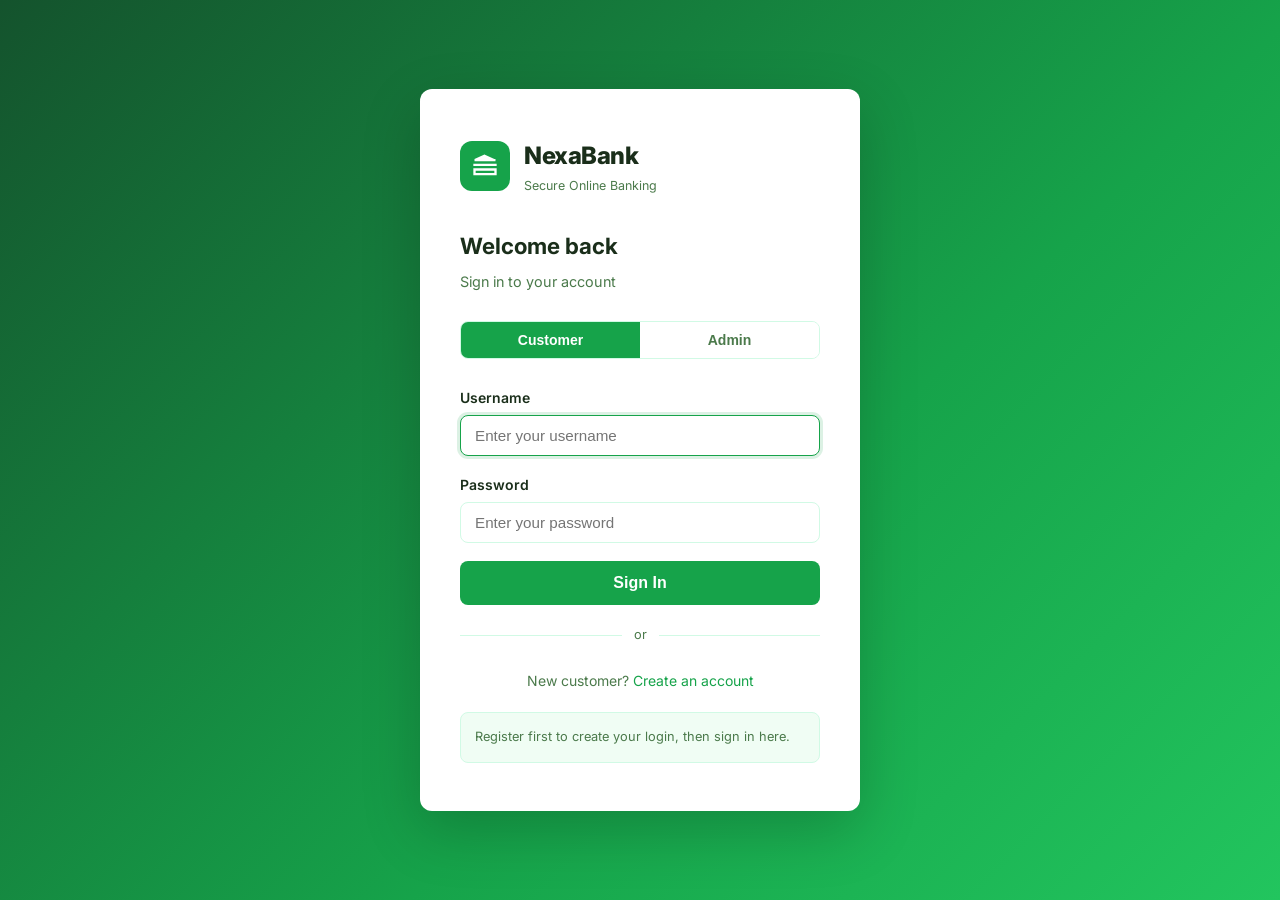
<file: src/main/resources/static/index.html>
<!DOCTYPE html>
<html lang="en">
<head>
  <meta charset="UTF-8">
  <meta name="viewport" content="width=device-width, initial-scale=1.0">
  <title>NexaBank — Sign In</title>
  <link rel="preconnect" href="https://fonts.googleapis.com">
  <link href="https://fonts.googleapis.com/css2?family=Inter:wght@400;500;600;700;800&display=swap" rel="stylesheet">
  <link rel="stylesheet" href="css/style.css">
</head>
<body>
<div class="auth-wrapper">
  <div class="auth-card">

    <div class="auth-logo">
      <div class="logo-mark">
        <svg viewBox="0 0 24 24"><path d="M2 10h20v2H2zm1-4h18v2H3zm-1 8h20v6H2v-6zm2 2v2h16v-2H4zm7-14l9 4H3l9-4z"/></svg>
      </div>
      <div>
        <h1>NexaBank</h1>
        <p>Secure Online Banking</p>
      </div>
    </div>

    <h2>Welcome back</h2>
    <p class="subtitle">Sign in to your account</p>

    <div class="role-tabs">
      <button class="role-tab active" id="tab-user"  onclick="setTab('user')">Customer</button>
      <button class="role-tab"        id="tab-admin" onclick="setTab('admin')">Admin</button>
    </div>

    <div class="alert alert-danger" id="err">
      <svg viewBox="0 0 20 20" style="width:16px;height:16px;fill:currentColor;flex-shrink:0;"><path fill-rule="evenodd" d="M8.257 3.099c.765-1.36 2.722-1.36 3.486 0l5.58 9.92c.75 1.334-.213 2.98-1.742 2.98H4.42c-1.53 0-2.493-1.646-1.743-2.98l5.58-9.92zM11 13a1 1 0 11-2 0 1 1 0 012 0zm-1-8a1 1 0 00-1 1v3a1 1 0 002 0V6a1 1 0 00-1-1z" clip-rule="evenodd"/></svg>
      <span id="err-msg"></span>
    </div>

    <form id="login-form">
      <div class="form-group">
        <label for="username">Username</label>
        <input type="text" id="username" placeholder="Enter your username" required autofocus>
      </div>
      <div class="form-group">
        <label for="password">Password</label>
        <input type="password" id="password" placeholder="Enter your password" required>
      </div>
      <button type="submit" class="btn btn-primary" id="login-btn">
        <span class="spinner" id="spin"></span>
        <span id="login-label">Sign In</span>
      </button>
    </form>

    <div class="divider">or</div>
    <div class="auth-footer">
      New customer? <a href="register.html">Create an account</a>
    </div>

    <div id="hint-user" class="hint-box">
      Register first to create your login, then sign in here.
    </div>
    <div id="hint-admin" class="hint-box" style="display:none;">
      <strong>Admin credentials:</strong><br>
      Username: <code>bankapp</code> &nbsp; Password: <code>changeit</code>
    </div>

  </div>
</div>

<script src="js/app.js"></script>
<script>
  redirectIfLoggedIn();

  function setTab(role) {
    document.getElementById('tab-user').classList.toggle('active',  role === 'user');
    document.getElementById('tab-admin').classList.toggle('active', role === 'admin');
    document.getElementById('hint-user').style.display  = role === 'user'  ? 'block' : 'none';
    document.getElementById('hint-admin').style.display = role === 'admin' ? 'block' : 'none';
    document.getElementById('err').classList.remove('show');
    document.getElementById('username').value = role === 'admin' ? 'bankapp'  : '';
    document.getElementById('password').value = role === 'admin' ? 'changeit' : '';
    document.getElementById('username').focus();
  }

  document.getElementById('login-form').addEventListener('submit', async function(e) {
    e.preventDefault();
    const username = document.getElementById('username').value.trim();
    const password = document.getElementById('password').value;
    const errBox   = document.getElementById('err');
    const btn      = document.getElementById('login-btn');
    const spin     = document.getElementById('spin');
    const label    = document.getElementById('login-label');

    errBox.classList.remove('show');
    btn.disabled = true; spin.classList.add('show'); label.textContent = 'Signing in...';

    saveAuth(username, password);
    try {
      const res = await apiFetch('/auth/me');
      if (res && res.ok) {
        const info = await res.json();
        sessionStorage.setItem('binfo', JSON.stringify(info));
        window.location.href = 'dashboard.html';
      } else {
        sessionStorage.clear();
        document.getElementById('err-msg').textContent = 'Incorrect username or password.';
        errBox.classList.add('show');
      }
    } catch(err) {
      sessionStorage.clear();
      document.getElementById('err-msg').textContent = 'Cannot reach server. Make sure the app is running.';
      errBox.classList.add('show');
    }

    btn.disabled = false; spin.classList.remove('show'); label.textContent = 'Sign In';
  });
</script>
</body>
</html>
</file>
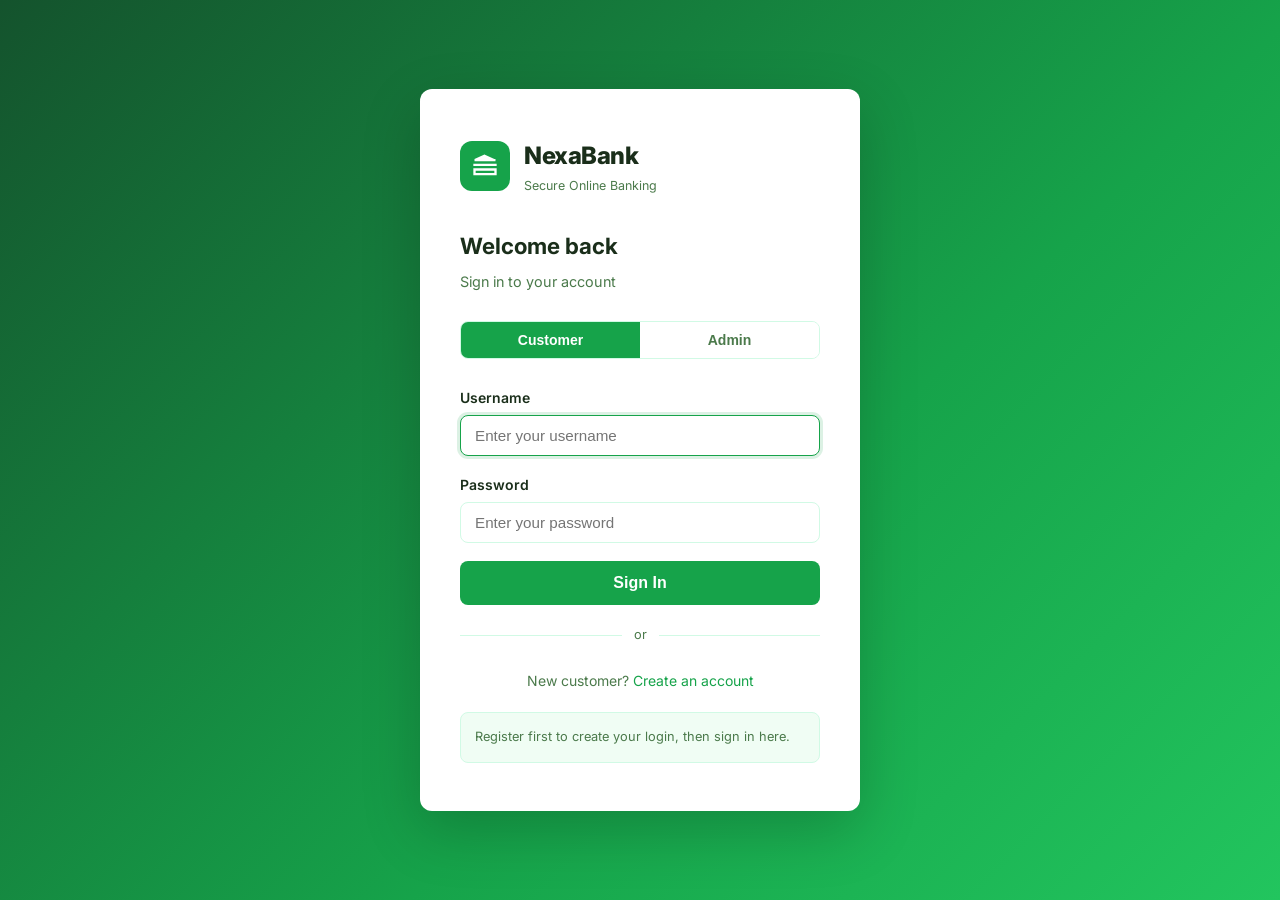
<file: src/main/resources/static/dashboard.html>
<!DOCTYPE html>
<html lang="en">
<head>
  <meta charset="UTF-8">
  <meta name="viewport" content="width=device-width, initial-scale=1.0">
  <title>NexaBank — Dashboard</title>
  <link rel="preconnect" href="https://fonts.googleapis.com">
  <link href="https://fonts.googleapis.com/css2?family=Inter:wght@400;500;600;700;800&display=swap" rel="stylesheet">
  <link rel="stylesheet" href="css/style.css">
</head>
<body>
<div class="app-shell">

  <!-- Sidebar -->
  <aside class="sidebar">
    <div class="sidebar-logo">
      <div class="logo-mark">
        <svg viewBox="0 0 24 24"><path d="M2 10h20v2H2zm1-4h18v2H3zm-1 8h20v6H2v-6zm2 2v2h16v-2H4zm7-14l9 4H3l9-4z"/></svg>
      </div>
      <div><h2>NexaBank</h2><p>Banking Portal</p></div>
    </div>

    <nav class="sidebar-nav">
      <div class="nav-section-title">Main</div>
      <button class="nav-item active" data-section="overview"  onclick="showSection('overview')">
        <span class="nav-icon"><svg viewBox="0 0 24 24"><path d="M3 13h8V3H3v10zm0 8h8v-6H3v6zm10 0h8V11h-8v10zm0-18v6h8V3h-8z"/></svg></span> Overview
      </button>
      <button class="nav-item" data-section="myaccount" onclick="showSection('myaccount')">
        <span class="nav-icon"><svg viewBox="0 0 24 24"><path d="M12 12c2.7 0 4.8-2.1 4.8-4.8S14.7 2.4 12 2.4 7.2 4.5 7.2 7.2 9.3 12 12 12zm0 2.4c-3.2 0-9.6 1.6-9.6 4.8v2.4h19.2v-2.4c0-3.2-6.4-4.8-9.6-4.8z"/></svg></span> My Account
      </button>

      <div class="nav-section-title" id="admin-nav-label" style="display:none">Admin</div>
      <button class="nav-item" data-section="customers" id="nav-customers" style="display:none" onclick="showSection('customers')">
        <span class="nav-icon"><svg viewBox="0 0 24 24"><path d="M16 11c1.66 0 2.99-1.34 2.99-3S17.66 5 16 5c-1.66 0-3 1.34-3 3s1.34 3 3 3zm-8 0c1.66 0 2.99-1.34 2.99-3S9.66 5 8 5C6.34 5 5 6.34 5 8s1.34 3 3 3zm0 2c-2.33 0-7 1.17-7 3.5V19h14v-2.5c0-2.33-4.67-3.5-7-3.5zm8 0c-.29 0-.62.02-.97.05 1.16.84 1.97 1.97 1.97 3.45V19h6v-2.5c0-2.33-4.67-3.5-7-3.5z"/></svg></span> All Customers
      </button>

      <div class="nav-section-title" style="margin-top:4px;">Banking</div>
      <button class="nav-item" data-section="accounts" onclick="showSection('accounts')">
        <span class="nav-icon"><svg viewBox="0 0 24 24"><path d="M20 4H4c-1.11 0-2 .89-2 2v12c0 1.11.89 2 2 2h16c1.11 0 2-.89 2-2V6c0-1.11-.89-2-2-2zm0 14H4v-6h16v6zm0-10H4V6h16v2z"/></svg></span> Accounts
      </button>
      <button class="nav-item" data-section="transfer" onclick="showSection('transfer')">
        <span class="nav-icon"><svg viewBox="0 0 24 24"><path d="M6.99 11L3 15l3.99 4v-3H14v-2H6.99v-3zM21 9l-3.99-4v3H10v2h7.01v3L21 9z"/></svg></span> Transfer Funds
      </button>
      <button class="nav-item" data-section="transactions" onclick="showSection('transactions')">
        <span class="nav-icon"><svg viewBox="0 0 24 24"><path d="M19 3H5c-1.1 0-2 .9-2 2v14c0 1.1.9 2 2 2h14c1.1 0 2-.9 2-2V5c0-1.1-.9-2-2-2zm-7 3c1.93 0 3.5 1.57 3.5 3.5S13.93 13 12 13s-3.5-1.57-3.5-3.5S10.07 6 12 6zm7 13H5v-.23c0-.62.28-1.2.76-1.58C7.47 15.82 9.64 15 12 15s4.53.82 6.24 2.19c.48.38.76.97.76 1.58V19z"/></svg></span> Transactions
      </button>
    </nav>

    <div class="sidebar-user">
      <div class="user-avatar" id="ua">?</div>
      <div class="user-info">
        <div class="user-name" id="un">Loading</div>
        <div class="user-role" id="ur">—</div>
      </div>
      <button class="logout-btn" onclick="logout()" title="Sign out">
        <svg viewBox="0 0 24 24"><path d="M17 7l-1.41 1.41L18.17 11H8v2h10.17l-2.58 2.58L17 17l5-5-5-5zM4 5h8V3H4c-1.1 0-2 .9-2 2v14c0 1.1.9 2 2 2h8v-2H4V5z"/></svg>
      </button>
    </div>
  </aside>

  <!-- Main -->
  <div class="main-content">
    <header class="topbar">
      <div class="topbar-title">
        <h2 id="topbar-title">Overview</h2>
        <p  id="topbar-sub">Welcome back! Here is your summary.</p>
      </div>
      <div>
        <button class="btn btn-primary btn-sm" id="btn-add-customer" style="display:none" onclick="openModal('modal-add-customer')">+ New Customer</button>
      </div>
    </header>

    <main class="page-content">

      <!-- OVERVIEW -->
      <div class="section active" id="section-overview">
        <div class="stats-grid">
          <div class="stat-card">
            <div class="stat-icon"><svg viewBox="0 0 24 24"><path d="M16 11c1.66 0 2.99-1.34 2.99-3S17.66 5 16 5c-1.66 0-3 1.34-3 3s1.34 3 3 3zm-8 0c1.66 0 2.99-1.34 2.99-3S9.66 5 8 5C6.34 5 5 6.34 5 8s1.34 3 3 3zm0 2c-2.33 0-7 1.17-7 3.5V19h14v-2.5c0-2.33-4.67-3.5-7-3.5zm8 0c-.29 0-.62.02-.97.05 1.16.84 1.97 1.97 1.97 3.45V19h6v-2.5c0-2.33-4.67-3.5-7-3.5z"/></svg></div>
            <div><div class="stat-label">Total Customers</div><div class="stat-value" id="st-cust">—</div></div>
          </div>
          <div class="stat-card">
            <div class="stat-icon"><svg viewBox="0 0 24 24"><path d="M11.8 10.9c-2.27-.59-3-1.2-3-2.15 0-1.09 1.01-1.85 2.7-1.85 1.78 0 2.44.85 2.5 2.1h2.21c-.07-1.72-1.12-3.3-3.21-3.81V3h-3v2.16c-1.94.42-3.5 1.68-3.5 3.61 0 2.31 1.91 3.46 4.7 4.13 2.5.6 3 1.48 3 2.41 0 .69-.49 1.79-2.7 1.79-2.06 0-2.87-.92-2.98-2.1h-2.2c.12 2.19 1.76 3.42 3.68 3.83V21h3v-2.15c1.95-.37 3.5-1.5 3.5-3.55 0-2.84-2.43-3.81-4.7-4.4z"/></svg></div>
            <div><div class="stat-label">My Customer No.</div><div class="stat-value" id="st-custno">—</div></div>
          </div>
          <div class="stat-card">
            <div class="stat-icon"><svg viewBox="0 0 24 24"><path d="M12 1L3 5v6c0 5.55 3.84 10.74 9 12 5.16-1.26 9-6.45 9-12V5l-9-4z"/></svg></div>
            <div><div class="stat-label">Role</div><div class="stat-value" id="st-role" style="font-size:1rem;">—</div></div>
          </div>
          <div class="stat-card">
            <div class="stat-icon"><svg viewBox="0 0 24 24"><path d="M12 2C6.48 2 2 6.48 2 12s4.48 10 10 10 10-4.48 10-10S17.52 2 12 2zm-2 15l-5-5 1.41-1.41L10 14.17l7.59-7.59L19 8l-9 9z"/></svg></div>
            <div><div class="stat-label">Status</div><div class="stat-value" style="font-size:1rem;"><span class="badge badge-green">Online</span></div></div>
          </div>
        </div>

        <div class="card">
          <div class="card-header">
            <h3>Recent Customers</h3>
            <button class="btn btn-outline btn-sm" onclick="showSection('customers')" id="overview-viewall" style="display:none">View All</button>
          </div>
          <div class="table-wrap">
            <table>
              <thead><tr><th>Name</th><th>Customer No.</th><th>Status</th><th>Email</th></tr></thead>
              <tbody id="ov-tbody"><tr><td colspan="4" style="text-align:center;padding:28px;color:var(--muted)">Loading...</td></tr></tbody>
            </table>
          </div>
        </div>
      </div>

      <!-- MY ACCOUNT -->
      <div class="section" id="section-myaccount">
        <div class="profile-card">
          <div class="p-avatar" id="pc-avatar">?</div>
          <h3 id="pc-name">Loading...</h3>
          <p  id="pc-email">—</p>
          <div class="profile-meta">
            <div><strong id="pc-custno">—</strong>Customer No.</div>
            <div><strong id="pc-username">—</strong>Username</div>
            <div><strong id="pc-role">—</strong>Role</div>
          </div>
        </div>
        <div class="card" id="my-customer-card" style="display:none">
          <div class="card-header"><h3>My Banking Profile</h3></div>
          <div class="card-body" id="my-customer-body">Loading...</div>
        </div>
      </div>

      <!-- ALL CUSTOMERS -->
      <div class="section" id="section-customers">
        <div class="card">
          <div class="card-header">
            <h3>All Customers</h3>
            <div style="display:flex;gap:10px;align-items:center;">
              <input type="text" id="cust-search" placeholder="Search customers..."
                style="padding:8px 12px;border:1.5px solid var(--border);border-radius:8px;font-size:.875rem;outline:none;width:200px;"
                oninput="filterCustomers(this.value)">
              <button class="btn btn-primary btn-sm" onclick="openModal('modal-add-customer')">+ Add</button>
            </div>
          </div>
          <div class="table-wrap">
            <table>
              <thead><tr><th>Name</th><th>Customer No.</th><th>Email</th><th>Phone</th><th>Status</th><th>Actions</th></tr></thead>
              <tbody id="cust-tbody"><tr><td colspan="6" style="text-align:center;padding:28px;color:var(--muted)">Loading...</td></tr></tbody>
            </table>
          </div>
        </div>
      </div>

      <!-- ACCOUNTS -->
      <div class="section" id="section-accounts">
        <div class="card">
          <div class="card-header"><h3>Look Up Account</h3></div>
          <div class="card-body">
            <div style="display:flex;gap:12px;align-items:flex-end;">
              <div class="form-group" style="flex:1;margin:0;"><label>Account Number</label><input type="number" id="acct-no" placeholder="Enter account number"></div>
              <button class="btn btn-primary" style="height:44px;" onclick="lookupAccount()">Search</button>
            </div>
            <div id="acct-result" style="margin-top:20px;display:none;"></div>
          </div>
        </div>
        <div class="card">
          <div class="card-header"><h3>Open New Account</h3></div>
          <div class="card-body">
            <div class="form-row">
              <div class="form-group"><label>Customer Number *</label><input type="number" id="na-cust" placeholder="Customer number"></div>
              <div class="form-group"><label>Account Number *</label><input type="number" id="na-no" placeholder="Account number"></div>
            </div>
            <div class="form-row">
              <div class="form-group"><label>Account Type</label><select id="na-type"><option value="SAVINGS">Savings</option><option value="CHECKING">Checking</option><option value="FIXED_DEPOSIT">Fixed Deposit</option></select></div>
              <div class="form-group"><label>Initial Balance ($)</label><input type="number" id="na-bal" placeholder="0.00" step="0.01" min="0"></div>
            </div>
            <button class="btn btn-primary" style="width:auto;padding:11px 28px;" onclick="addAccount()">Open Account</button>
          </div>
        </div>
      </div>

      <!-- TRANSFER -->
      <div class="section" id="section-transfer">
        <div style="max-width:540px;">
          <div class="card">
            <div class="card-header"><h3>Transfer Funds</h3></div>
            <div class="card-body">
              <div class="alert alert-danger"  id="tf-err"><span id="tf-err-msg"></span></div>
              <div class="alert alert-success" id="tf-ok" ><span id="tf-ok-msg"></span></div>
              <div class="form-group"><label>Your Customer Number *</label><input type="number" id="tf-cust" placeholder="Your customer number"></div>
              <div class="form-row">
                <div class="form-group"><label>From Account *</label><input type="number" id="tf-from" placeholder="Source account"></div>
                <div class="form-group"><label>To Account *</label><input type="number" id="tf-to" placeholder="Destination account"></div>
              </div>
              <div class="form-group"><label>Amount ($) *</label><input type="number" id="tf-amt" placeholder="0.00" step="0.01" min="0.01"></div>
              <button class="btn btn-primary" id="tf-btn" onclick="doTransfer()">
                <span class="spinner" id="tf-spin"></span><span id="tf-label">Send Transfer</span>
              </button>
            </div>
          </div>
        </div>
      </div>

      <!-- TRANSACTIONS -->
      <div class="section" id="section-transactions">
        <div class="card">
          <div class="card-header"><h3>Transaction History</h3></div>
          <div class="card-body" style="padding-bottom:0;">
            <div style="display:flex;gap:12px;align-items:flex-end;margin-bottom:20px;">
              <div class="form-group" style="flex:1;margin:0;"><label>Account Number</label><input type="number" id="tx-no" placeholder="Enter account number"></div>
              <button class="btn btn-primary" style="height:44px;" onclick="loadTx()">Load</button>
            </div>
          </div>
          <div class="table-wrap">
            <table>
              <thead><tr><th>Account No.</th><th>Type</th><th>Amount</th><th>Date</th></tr></thead>
              <tbody id="tx-tbody"><tr><td colspan="4" style="text-align:center;padding:28px;color:var(--muted)">Enter an account number above.</td></tr></tbody>
            </table>
          </div>
        </div>
      </div>

    </main>
  </div>
</div>

<div id="toast-container"></div>

<!-- Modal: Add Customer -->
<div class="modal-backdrop" id="modal-add-customer">
  <div class="modal">
    <div class="modal-header"><h3>Add New Customer</h3><button class="modal-close" onclick="closeModal('modal-add-customer')">x</button></div>
    <div class="modal-body">
      <div class="alert alert-danger" id="ac-err"><span id="ac-err-msg"></span></div>
      <div class="form-row">
        <div class="form-group"><label>First Name *</label><input type="text" id="ac-first" placeholder="John"></div>
        <div class="form-group"><label>Last Name *</label><input type="text" id="ac-last" placeholder="Doe"></div>
      </div>
      <div class="form-row">
        <div class="form-group"><label>Customer No. *</label><input type="number" id="ac-no" placeholder="2001"></div>
        <div class="form-group"><label>Status</label><select id="ac-status"><option value="ACTIVE">Active</option><option value="INACTIVE">Inactive</option></select></div>
      </div>
      <div class="form-row">
        <div class="form-group"><label>Email</label><input type="email" id="ac-email" placeholder="john@example.com"></div>
        <div class="form-group"><label>Phone</label><input type="tel" id="ac-phone" placeholder="+1 555 0100"></div>
      </div>
      <div class="form-group"><label>City</label><input type="text" id="ac-city" placeholder="New York"></div>
    </div>
    <div class="modal-footer">
      <button class="btn btn-outline" onclick="closeModal('modal-add-customer')">Cancel</button>
      <button class="btn btn-primary" style="width:auto;" id="ac-btn" onclick="submitAddCustomer()">
        <span class="spinner" id="ac-spin"></span><span id="ac-label">Add Customer</span>
      </button>
    </div>
  </div>
</div>

<!-- Modal: View Customer -->
<div class="modal-backdrop" id="modal-view">
  <div class="modal">
    <div class="modal-header"><h3 id="view-title">Customer</h3><button class="modal-close" onclick="closeModal('modal-view')">x</button></div>
    <div class="modal-body" id="view-body">Loading...</div>
    <div class="modal-footer">
      <button class="btn btn-danger btn-sm" onclick="deleteFromModal()">Delete</button>
      <button class="btn btn-outline" onclick="closeModal('modal-view')">Close</button>
    </div>
  </div>
</div>

<script src="js/app.js"></script>
<script>
  requireAuth();
  let allCustomers = [], viewingCustNo = null, isAdmin = false;

  window.addEventListener('DOMContentLoaded', async () => {
    const info = getUserInfo();
    const name = info.fullName || getUsername();
    isAdmin = (info.role === 'ROLE_ADMIN');

    document.getElementById('ua').textContent = (name||'?').slice(0,2).toUpperCase();
    document.getElementById('un').textContent  = getUsername();
    document.getElementById('ur').textContent  = isAdmin ? 'Administrator' : 'Customer';

    if (isAdmin) {
      document.getElementById('admin-nav-label').style.display = '';
      document.getElementById('nav-customers').style.display   = '';
      document.getElementById('btn-add-customer').style.display = '';
      document.getElementById('overview-viewall').style.display = '';
    }
    if (info.customerNumber) {
      document.getElementById('tf-cust').value = info.customerNumber;
      document.getElementById('na-cust').value = info.customerNumber;
    }
    loadOverview();
  });

  async function loadOverview() {
    try {
      const res = await apiFetch('/customers/all');
      if (!res || !res.ok) return;
      allCustomers = await res.json();
      document.getElementById('st-cust').textContent = isAdmin ? allCustomers.length : '—';
      document.getElementById('st-cust').closest('.stat-card').style.display = isAdmin ? '' : 'none';
      const info = getUserInfo();
      document.getElementById('st-custno').textContent = info.customerNumber ? '#' + info.customerNumber : 'N/A';
      document.getElementById('st-role').innerHTML = `<span class="badge badge-green">${isAdmin ? 'Admin' : 'Customer'}</span>`;
      const tbody = document.getElementById('ov-tbody');
      if (!allCustomers.length) { tbody.innerHTML = '<tr><td colspan="4" style="text-align:center;padding:32px;color:var(--muted)">No customers found.</td></tr>'; return; }
      const list = isAdmin ? allCustomers.slice(0,5) : allCustomers.filter(c => String(c.customerNumber) === String(info.customerNumber));
      if (!list.length && !isAdmin) { tbody.innerHTML = '<tr><td colspan="4" style="text-align:center;padding:28px;color:var(--muted)">No profile found. Please contact admin.</td></tr>'; return; }
      tbody.innerHTML = list.map(c => `<tr>
        <td><div style="display:flex;align-items:center;gap:10px;">
          <div style="width:32px;height:32px;border-radius:50%;background:var(--primary);color:#fff;display:flex;align-items:center;justify-content:center;font-size:.78rem;font-weight:700;flex-shrink:0;">${initials(c.firstName,c.lastName)}</div>
          <span style="font-weight:600;">${c.firstName||''} ${c.lastName||''}</span>
        </div></td>
        <td><code style="background:var(--bg);padding:2px 8px;border-radius:4px;">${c.customerNumber||'—'}</code></td>
        <td><span class="badge ${c.status==='ACTIVE'?'badge-green':'badge-yellow'}">${c.status||'—'}</span></td>
        <td>${c.contactDetails?.emailId||'—'}</td>
      </tr>`).join('');
    } catch(e) { console.error(e); }
  }

  async function loadMyAccount() {
    const info = getUserInfo();
    document.getElementById('pc-avatar').textContent   = (info.fullName||getUsername()||'?').slice(0,2).toUpperCase();
    document.getElementById('pc-name').textContent     = info.fullName || getUsername();
    document.getElementById('pc-email').textContent    = info.email || '—';
    document.getElementById('pc-custno').textContent   = info.customerNumber ? '#' + info.customerNumber : '—';
    document.getElementById('pc-username').textContent = getUsername();
    document.getElementById('pc-role').textContent     = isAdmin ? 'Administrator' : 'Customer';
    if (info.customerNumber) {
      document.getElementById('my-customer-card').style.display = '';
      const body = document.getElementById('my-customer-body');
      body.innerHTML = '<p style="color:var(--muted)">Loading profile...</p>';
      try {
        const res = await apiFetch('/customers/' + info.customerNumber);
        if (!res || !res.ok) { body.innerHTML = '<p style="color:var(--muted)">No banking profile found for your account.</p>'; return; }
        const c = await res.json(); const addr = c.customerAddress||{}, ct = c.contactDetails||{};
        body.innerHTML = `<div style="display:grid;grid-template-columns:1fr 1fr;gap:16px;">
          <div><div class="stat-label">Full Name</div><div style="font-weight:600;margin-top:2px;">${c.firstName||''} ${c.middleName||''} ${c.lastName||''}</div></div>
          <div><div class="stat-label">Email</div><div style="font-weight:600;margin-top:2px;">${ct.emailId||'—'}</div></div>
          <div><div class="stat-label">Home Phone</div><div style="font-weight:600;margin-top:2px;">${ct.homePhone||'—'}</div></div>
          <div><div class="stat-label">Work Phone</div><div style="font-weight:600;margin-top:2px;">${ct.workPhone||'—'}</div></div>
          <div><div class="stat-label">Status</div><div style="margin-top:4px;"><span class="badge ${c.status==='ACTIVE'?'badge-green':'badge-yellow'}">${c.status||'—'}</span></div></div>
          <div><div class="stat-label">City</div><div style="font-weight:600;margin-top:2px;">${addr.city||'—'}</div></div>
        </div>`;
      } catch(e) { body.innerHTML = '<p style="color:var(--danger)">Error loading profile.</p>'; }
    }
  }

  async function loadCustomers() {
    const tbody = document.getElementById('cust-tbody');
    tbody.innerHTML = '<tr><td colspan="6" style="text-align:center;padding:28px;color:var(--muted)">Loading...</td></tr>';
    try {
      const res = await apiFetch('/customers/all');
      if (!res||!res.ok) return;
      allCustomers = await res.json();
      renderCustTable(allCustomers);
    } catch(e) {}
  }

  function renderCustTable(list) {
    const tbody = document.getElementById('cust-tbody');
    if (!list.length) { tbody.innerHTML='<tr><td colspan="6" style="text-align:center;padding:32px;color:var(--muted)">No customers found.</td></tr>'; return; }
    tbody.innerHTML = list.map(c => `<tr>
      <td><div style="display:flex;align-items:center;gap:10px;">
        <div style="width:34px;height:34px;border-radius:50%;background:var(--primary);color:#fff;display:flex;align-items:center;justify-content:center;font-size:.78rem;font-weight:700;flex-shrink:0;">${initials(c.firstName,c.lastName)}</div>
        <div><div style="font-weight:600;">${c.firstName||''} ${c.lastName||''}</div><div style="font-size:.72rem;color:var(--muted);">${c.middleName||''}</div></div>
      </div></td>
      <td><code style="background:var(--bg);padding:2px 8px;border-radius:4px;">${c.customerNumber||'—'}</code></td>
      <td>${c.contactDetails?.emailId||'—'}</td>
      <td>${c.contactDetails?.homePhone||'—'}</td>
      <td><span class="badge ${c.status==='ACTIVE'?'badge-green':'badge-yellow'}">${c.status||'—'}</span></td>
      <td><div style="display:flex;gap:6px;">
        <button class="btn btn-outline btn-sm" onclick="viewCustomer(${c.customerNumber})">View</button>
        <button class="btn btn-danger btn-sm"  onclick="deleteCustomer(${c.customerNumber})">Delete</button>
      </div></td>
    </tr>`).join('');
  }

  function filterCustomers(q) {
    q = q.toLowerCase();
    renderCustTable(allCustomers.filter(c =>
      (c.firstName+' '+c.lastName).toLowerCase().includes(q) ||
      String(c.customerNumber).includes(q) ||
      (c.contactDetails?.emailId||'').toLowerCase().includes(q)
    ));
  }

  async function viewCustomer(no) {
    viewingCustNo = no;
    document.getElementById('view-title').textContent = 'Customer #' + no;
    document.getElementById('view-body').innerHTML = '<p style="text-align:center;padding:20px;color:var(--muted)">Loading...</p>';
    openModal('modal-view');
    try {
      const res = await apiFetch('/customers/' + no);
      if (!res||!res.ok) { document.getElementById('view-body').innerHTML='<p style="text-align:center;color:var(--danger)">Failed to load.</p>'; return; }
      const c = await res.json(); const addr=c.customerAddress||{}, ct=c.contactDetails||{};
      document.getElementById('view-body').innerHTML = `
        <div style="display:flex;align-items:center;gap:14px;margin-bottom:20px;">
          <div style="width:52px;height:52px;border-radius:50%;background:var(--primary);color:#fff;display:flex;align-items:center;justify-content:center;font-size:1.1rem;font-weight:700;">${initials(c.firstName,c.lastName)}</div>
          <div><h3>${c.firstName||''} ${c.middleName||''} ${c.lastName||''}</h3><span class="badge ${c.status==='ACTIVE'?'badge-green':'badge-yellow'}">${c.status||'—'}</span></div>
        </div>
        <div style="display:grid;grid-template-columns:1fr 1fr;gap:14px;">
          <div><div class="stat-label">Customer No.</div><div style="font-weight:600;margin-top:2px;">${c.customerNumber||'—'}</div></div>
          <div><div class="stat-label">Email</div><div style="font-weight:600;margin-top:2px;">${ct.emailId||'—'}</div></div>
          <div><div class="stat-label">Home Phone</div><div style="font-weight:600;margin-top:2px;">${ct.homePhone||'—'}</div></div>
          <div><div class="stat-label">Work Phone</div><div style="font-weight:600;margin-top:2px;">${ct.workPhone||'—'}</div></div>
        </div>
        ${addr.address1?`<div style="margin-top:16px;padding:12px;background:var(--bg);border-radius:8px;border:1px solid var(--border);font-size:.875rem;">${addr.address1}${addr.address2?', '+addr.address2:''}<br>${addr.city||''} ${addr.state||''} ${addr.zip||''}<br>${addr.country||''}</div>`:''}`;
    } catch(e) {}
  }

  async function deleteCustomer(no) {
    if (!confirm('Delete customer #'+no+'? This cannot be undone.')) return;
    try {
      const res = await apiFetch('/customers/'+no, {method:'DELETE'});
      if (res&&res.ok) { showToast('Customer deleted.','success'); loadCustomers(); loadOverview(); }
      else showToast('Failed to delete customer.','error');
    } catch(e) { showToast('Error.','error'); }
  }

  function deleteFromModal() { closeModal('modal-view'); if(viewingCustNo) deleteCustomer(viewingCustNo); }

  async function submitAddCustomer() {
    const btn=document.getElementById('ac-btn'), spin=document.getElementById('ac-spin'), label=document.getElementById('ac-label');
    const errBox=document.getElementById('ac-err'), errMsg=document.getElementById('ac-err-msg');
    const first=document.getElementById('ac-first').value.trim(), last=document.getElementById('ac-last').value.trim();
    const no=parseInt(document.getElementById('ac-no').value), status=document.getElementById('ac-status').value;
    const email=document.getElementById('ac-email').value.trim(), phone=document.getElementById('ac-phone').value.trim(), city=document.getElementById('ac-city').value.trim();
    if (!first||!last||!no) { errMsg.textContent='First name, last name and customer number are required.'; errBox.classList.add('show'); return; }
    errBox.classList.remove('show'); btn.disabled=true; spin.classList.add('show'); label.textContent='Adding...';
    try {
      const res = await apiFetch('/customers/add', {method:'POST', body:JSON.stringify({firstName:first,lastName:last,customerNumber:no,status,contactDetails:{emailId:email,homePhone:phone,workPhone:''},customerAddress:{address1:'',city,state:'',zip:'',country:''}})});
      if (res&&(res.ok||res.status===201)) {
        closeModal('modal-add-customer'); showToast(first+' '+last+' added!','success');
        ['ac-first','ac-last','ac-no','ac-email','ac-phone','ac-city'].forEach(id=>document.getElementById(id).value='');
        loadCustomers(); loadOverview();
      } else { const t=await res.text(); errMsg.textContent=t||'Failed. Customer number may already exist.'; errBox.classList.add('show'); }
    } catch(e) { errMsg.textContent='Server error.'; errBox.classList.add('show'); }
    btn.disabled=false; spin.classList.remove('show'); label.textContent='Add Customer';
  }

  async function lookupAccount() {
    const num=document.getElementById('acct-no').value.trim(), rd=document.getElementById('acct-result');
    if (!num) { showToast('Enter an account number.','error'); return; }
    rd.style.display='block'; rd.innerHTML='<p style="color:var(--muted)">Searching...</p>';
    try {
      const res=await apiFetch('/accounts/'+num);
      if (!res||res.status===404||res.status===204) { rd.innerHTML='<p style="color:var(--danger)">Account not found.</p>'; return; }
      const a=await res.json(); const bank=a.bankInformation||{};
      rd.innerHTML=`<div style="background:var(--bg);border:1px solid var(--border);border-radius:10px;padding:20px;">
        <div style="display:flex;justify-content:space-between;align-items:center;flex-wrap:wrap;gap:12px;">
          <div><div class="stat-label">Account Number</div><div style="font-size:1.4rem;font-weight:700;">${a.accountNumber||'—'}</div></div>
          <span class="badge ${a.accountStatus==='ACTIVE'?'badge-green':'badge-yellow'}">${a.accountStatus||'—'}</span>
        </div>
        <div style="display:grid;grid-template-columns:repeat(3,1fr);gap:14px;margin-top:16px;">
          <div><div class="stat-label">Type</div><div style="font-weight:600;">${a.accountType||'—'}</div></div>
          <div><div class="stat-label">Balance</div><div style="font-weight:700;color:var(--success);font-size:1.05rem;">${fmtMoney(a.accountBalance)}</div></div>
          <div><div class="stat-label">Branch</div><div style="font-weight:600;">${bank.branchName||'—'}</div></div>
        </div></div>`;
    } catch(e) { rd.innerHTML='<p style="color:var(--danger)">Error looking up account.</p>'; }
  }

  async function addAccount() {
    const cn=parseInt(document.getElementById('na-cust').value), an=parseInt(document.getElementById('na-no').value);
    const type=document.getElementById('na-type').value, bal=parseFloat(document.getElementById('na-bal').value)||0;
    if (!cn||!an) { showToast('Customer number and account number are required.','error'); return; }
    try {
      const res=await apiFetch('/accounts/add/'+cn,{method:'POST',body:JSON.stringify({accountNumber:an,accountType:type,accountBalance:bal,accountStatus:'ACTIVE'})});
      if (res&&(res.ok||res.status===201)) { showToast('Account opened successfully!','success'); ['na-no','na-bal'].forEach(id=>document.getElementById(id).value=''); }
      else { const t=await res.text(); showToast(t||'Failed to create account.','error'); }
    } catch(e) { showToast('Server error.','error'); }
  }

  async function doTransfer() {
    const cn=parseInt(document.getElementById('tf-cust').value), from=parseInt(document.getElementById('tf-from').value);
    const to=parseInt(document.getElementById('tf-to').value), amt=parseFloat(document.getElementById('tf-amt').value);
    const err=document.getElementById('tf-err'), ok=document.getElementById('tf-ok');
    const btn=document.getElementById('tf-btn'), spin=document.getElementById('tf-spin'), label=document.getElementById('tf-label');
    err.classList.remove('show'); ok.classList.remove('show');
    if (!cn||!from||!to||!amt||amt<=0) { document.getElementById('tf-err-msg').textContent='All fields are required and amount must be greater than 0.'; err.classList.add('show'); return; }
    if (from===to) { document.getElementById('tf-err-msg').textContent='Source and destination accounts cannot be the same.'; err.classList.add('show'); return; }
    btn.disabled=true; spin.classList.add('show'); label.textContent='Processing...';
    try {
      const res=await apiFetch('/accounts/transfer/'+cn,{method:'PUT',body:JSON.stringify({fromAccountNumber:from,toAccountNumber:to,transferAmount:amt})});
      if (res&&res.ok) {
        document.getElementById('tf-ok-msg').textContent=fmtMoney(amt)+' transferred from account #'+from+' to #'+to+' successfully.';
        ok.classList.add('show'); showToast('Transfer complete!','success');
        ['tf-from','tf-to','tf-amt'].forEach(id=>document.getElementById(id).value='');
      } else { const t=await res.text(); document.getElementById('tf-err-msg').textContent=t||'Transfer failed.'; err.classList.add('show'); }
    } catch(e) { document.getElementById('tf-err-msg').textContent='Server error during transfer.'; err.classList.add('show'); }
    btn.disabled=false; spin.classList.remove('show'); label.textContent='Send Transfer';
  }

  async function loadTx() {
    const num=document.getElementById('tx-no').value.trim(), tbody=document.getElementById('tx-tbody');
    if (!num) { showToast('Enter an account number.','error'); return; }
    tbody.innerHTML='<tr><td colspan="4" style="text-align:center;padding:24px;color:var(--muted)">Loading...</td></tr>';
    try {
      const res=await apiFetch('/accounts/transactions/'+num);
      if (!res||!res.ok) { tbody.innerHTML='<tr><td colspan="4" style="text-align:center;color:var(--danger);padding:24px;">No transactions found.</td></tr>'; return; }
      const data=await res.json();
      if (!data||!data.length) { tbody.innerHTML='<tr><td colspan="4" style="text-align:center;padding:32px;color:var(--muted)">No transactions for this account.</td></tr>'; return; }
      tbody.innerHTML=data.map(t=>`<tr>
        <td><code style="background:var(--bg);padding:2px 8px;border-radius:4px;">${t.accountNumber||'—'}</code></td>
        <td><span class="badge ${t.txType==='CREDIT'?'badge-green':t.txType==='DEBIT'?'badge-red':'badge-teal'}">${t.txType||'—'}</span></td>
        <td style="font-weight:700;color:${t.txType==='CREDIT'?'var(--success)':'var(--danger)'};">${fmtMoney(t.txAmount)}</td>
        <td style="color:var(--muted);">${fmtDate(t.txDateTime)}</td>
      </tr>`).join('');
    } catch(e) { tbody.innerHTML='<tr><td colspan="4" style="text-align:center;color:var(--danger);padding:24px;">Error loading transactions.</td></tr>'; }
  }

  document.querySelectorAll('.modal-backdrop').forEach(b => b.addEventListener('click', e => { if(e.target===b) b.classList.remove('show'); }));
</script>
</body>
</html>
</file>
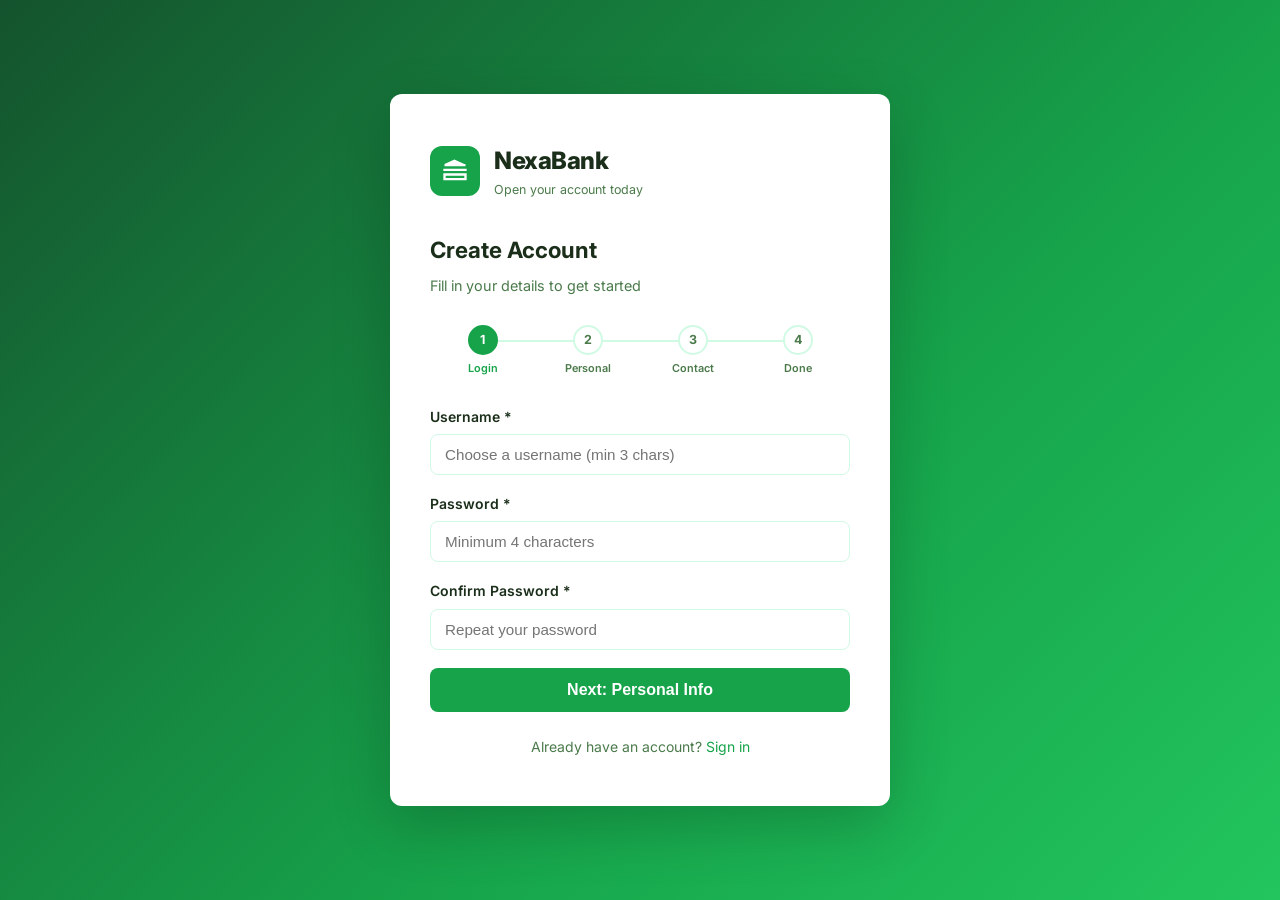
<file: src/main/resources/static/register.html>
<!DOCTYPE html>
<html lang="en">
<head>
  <meta charset="UTF-8">
  <meta name="viewport" content="width=device-width, initial-scale=1.0">
  <title>NexaBank — Register</title>
  <link rel="preconnect" href="https://fonts.googleapis.com">
  <link href="https://fonts.googleapis.com/css2?family=Inter:wght@400;500;600;700;800&display=swap" rel="stylesheet">
  <link rel="stylesheet" href="css/style.css">
</head>
<body>
<div class="auth-wrapper">
  <div class="auth-card" style="max-width:500px;">

    <div class="auth-logo">
      <div class="logo-mark">
        <svg viewBox="0 0 24 24"><path d="M2 10h20v2H2zm1-4h18v2H3zm-1 8h20v6H2v-6zm2 2v2h16v-2H4zm7-14l9 4H3l9-4z"/></svg>
      </div>
      <div><h1>NexaBank</h1><p>Open your account today</p></div>
    </div>

    <h2>Create Account</h2>
    <p class="subtitle">Fill in your details to get started</p>

    <div class="step-indicator">
      <div class="step active" id="sd1"><div class="step-circle">1</div><span class="step-label">Login</span></div>
      <div class="step"        id="sd2"><div class="step-circle">2</div><span class="step-label">Personal</span></div>
      <div class="step"        id="sd3"><div class="step-circle">3</div><span class="step-label">Contact</span></div>
      <div class="step"        id="sd4"><div class="step-circle">4</div><span class="step-label">Done</span></div>
    </div>

    <div class="alert alert-danger"  id="reg-err"><span id="reg-err-msg"></span></div>
    <div class="alert alert-success" id="reg-ok" ><span id="reg-ok-msg"></span></div>

    <form id="reg-form">

      <!-- Step 1 -->
      <div class="form-step active" id="fs1">
        <div class="form-group">
          <label>Username *</label>
          <input type="text" id="r-username" placeholder="Choose a username (min 3 chars)" required>
        </div>
        <div class="form-group">
          <label>Password *</label>
          <input type="password" id="r-password" placeholder="Minimum 4 characters" required>
        </div>
        <div class="form-group">
          <label>Confirm Password *</label>
          <input type="password" id="r-confirm" placeholder="Repeat your password" required>
        </div>
        <button type="button" class="btn btn-primary" onclick="nextStep(2)">Next: Personal Info</button>
      </div>

      <!-- Step 2 -->
      <div class="form-step" id="fs2">
        <div class="form-row">
          <div class="form-group"><label>First Name *</label><input type="text" id="r-first" placeholder="John" required></div>
          <div class="form-group"><label>Last Name *</label><input type="text" id="r-last" placeholder="Doe" required></div>
        </div>
        <div class="form-group"><label>Middle Name</label><input type="text" id="r-middle" placeholder="Optional"></div>
        <div class="form-row">
          <div class="form-group"><label>Customer Number *</label><input type="number" id="r-custno" placeholder="e.g. 1001" required min="1"></div>
          <div class="form-group"><label>Status</label><select id="r-status"><option value="ACTIVE">Active</option><option value="INACTIVE">Inactive</option></select></div>
        </div>
        <div style="display:flex;gap:12px;">
          <button type="button" class="btn btn-outline" style="flex:1" onclick="nextStep(1)">Back</button>
          <button type="button" class="btn btn-primary" style="flex:2" onclick="nextStep(3)">Next: Contact</button>
        </div>
      </div>

      <!-- Step 3 -->
      <div class="form-step" id="fs3">
        <div class="form-group"><label>Email Address *</label><input type="email" id="r-email" placeholder="john@example.com" required></div>
        <div class="form-row">
          <div class="form-group"><label>Home Phone *</label><input type="tel" id="r-home" placeholder="+1 555 0100" required></div>
          <div class="form-group"><label>Work Phone</label><input type="tel" id="r-work" placeholder="Optional"></div>
        </div>
        <div class="form-group"><label>City</label><input type="text" id="r-city" placeholder="New York"></div>
        <div class="form-row">
          <div class="form-group"><label>Country</label><input type="text" id="r-country" placeholder="USA"></div>
          <div class="form-group"><label>ZIP Code</label><input type="text" id="r-zip" placeholder="10001"></div>
        </div>
        <div style="display:flex;gap:12px;margin-top:4px;">
          <button type="button" class="btn btn-outline" style="flex:1" onclick="nextStep(2)">Back</button>
          <button type="submit" class="btn btn-primary" style="flex:2" id="reg-btn">
            <span class="spinner" id="reg-spin"></span>
            <span id="reg-label">Create Account</span>
          </button>
        </div>
      </div>

    </form>

    <div class="auth-footer" id="signin-link">
      Already have an account? <a href="index.html">Sign in</a>
    </div>

  </div>
</div>

<script src="js/app.js"></script>
<script>
  redirectIfLoggedIn();
  let curStep = 1;

  function showErr(msg) {
    document.getElementById('reg-err-msg').textContent = msg;
    document.getElementById('reg-err').classList.add('show');
  }
  function hideErr() { document.getElementById('reg-err').classList.remove('show'); }

  function validateStep(s) {
    hideErr();
    if (s === 1) {
      const u = document.getElementById('r-username').value.trim();
      const p = document.getElementById('r-password').value;
      const c = document.getElementById('r-confirm').value;
      if (!u || u.length < 3)  { showErr('Username must be at least 3 characters.'); return false; }
      if (p.length < 4)        { showErr('Password must be at least 4 characters.'); return false; }
      if (p !== c)             { showErr('Passwords do not match.'); return false; }
    }
    if (s === 2) {
      if (!document.getElementById('r-first').value.trim() || !document.getElementById('r-last').value.trim()) { showErr('First and last name are required.'); return false; }
      if (!document.getElementById('r-custno').value || parseInt(document.getElementById('r-custno').value) < 1) { showErr('A valid customer number is required.'); return false; }
    }
    if (s === 3) {
      if (!document.getElementById('r-email').value.trim()) { showErr('Email address is required.'); return false; }
      if (!document.getElementById('r-home').value.trim())  { showErr('Home phone is required.');    return false; }
    }
    return true;
  }

  function nextStep(n) {
    if (n > curStep && !validateStep(curStep)) return;
    document.getElementById('fs' + curStep).classList.remove('active');
    document.getElementById('sd' + curStep).classList.remove('active');
    if (n > curStep) document.getElementById('sd' + curStep).classList.add('done');
    curStep = n;
    document.getElementById('fs' + curStep).classList.add('active');
    document.getElementById('sd' + curStep).classList.add('active');
    hideErr();
  }

  document.getElementById('reg-form').addEventListener('submit', async function(e) {
    e.preventDefault();
    if (!validateStep(3)) return;
    const btn = document.getElementById('reg-btn'), spin = document.getElementById('reg-spin'), label = document.getElementById('reg-label');
    btn.disabled = true; spin.classList.add('show'); label.textContent = 'Creating...';

    const payload = {
      username: document.getElementById('r-username').value.trim(),
      password: document.getElementById('r-password').value,
      firstName: document.getElementById('r-first').value.trim(),
      lastName:  document.getElementById('r-last').value.trim(),
      middleName: document.getElementById('r-middle').value.trim(),
      customerNumber: parseInt(document.getElementById('r-custno').value),
      status:   document.getElementById('r-status').value,
      email:    document.getElementById('r-email').value.trim(),
      homePhone: document.getElementById('r-home').value.trim(),
      workPhone: document.getElementById('r-work').value.trim(),
      city:     document.getElementById('r-city').value.trim(),
      country:  document.getElementById('r-country').value.trim(),
      zip:      document.getElementById('r-zip').value.trim(),
      address1: document.getElementById('r-city').value.trim(),
      state: '', address2: ''
    };

    try {
      const res  = await fetch('/bank-api/auth/register', { method: 'POST', headers: { 'Content-Type': 'application/json' }, body: JSON.stringify(payload) });
      const data = await res.json();
      if (res.ok || res.status === 201) {
        document.getElementById('reg-form').style.display = 'none';
        document.getElementById('sd3').classList.add('done');
        document.getElementById('sd4').classList.add('active');
        document.getElementById('reg-ok-msg').textContent = `Account created for ${payload.firstName} ${payload.lastName}. Redirecting to sign in...`;
        document.getElementById('reg-ok').classList.add('show');
        document.getElementById('signin-link').style.display = 'none';
        setTimeout(() => window.location.href = 'index.html', 2800);
      } else {
        showErr(data.error || 'Registration failed. Please try again.');
      }
    } catch(err) {
      showErr('Cannot reach the server. Make sure the app is running.');
    }
    btn.disabled = false; spin.classList.remove('show'); label.textContent = 'Create Account';
  });
</script>
</body>
</html>
</file>
<file: src/main/resources/static/css/style.css>
*, *::before, *::after { box-sizing: border-box; margin: 0; padding: 0; }

:root {
  --primary:    #16a34a;
  --primary-dk: #15803d;
  --primary-lt: #dcfce7;
  --accent:     #22c55e;
  --success:    #16a34a;
  --danger:     #dc2626;
  --bg:         #f0fdf4;
  --card:       #ffffff;
  --text:       #1a2e1a;
  --muted:      #4b7a4b;
  --border:     #d1fae5;
  --sidebar-w:  260px;
  --radius:     12px;
  --shadow-sm:  0 1px 6px rgba(0,0,0,.06);
}

html { font-size: 16px; }
body { font-family: 'Inter', 'Segoe UI', sans-serif; background: var(--bg); color: var(--text); line-height: 1.6; }
a    { color: var(--primary); text-decoration: none; }
a:hover { text-decoration: underline; }

/* ── Auth ─────────────────────────────────────────────────────── */
.auth-wrapper {
  min-height: 100vh;
  display: flex; align-items: center; justify-content: center;
  background: linear-gradient(135deg, #14532d 0%, #16a34a 60%, #22c55e 100%);
  padding: 24px;
}
.auth-card {
  background: var(--card); border-radius: var(--radius);
  box-shadow: 0 20px 60px rgba(0,0,0,.2);
  width: 100%; max-width: 440px; padding: 48px 40px;
}
.auth-logo { display: flex; align-items: center; gap: 14px; margin-bottom: 32px; }
.auth-logo .logo-mark {
  width: 50px; height: 50px; background: var(--primary); border-radius: 12px;
  display: flex; align-items: center; justify-content: center;
}
.auth-logo .logo-mark svg { width: 28px; height: 28px; fill: #fff; }
.auth-logo h1 { font-size: 1.5rem; font-weight: 800; color: var(--text); letter-spacing: -.02em; }
.auth-logo p  { font-size: .78rem; color: var(--muted); }
.auth-card h2    { font-size: 1.4rem; font-weight: 700; margin-bottom: 6px; }
.auth-card .subtitle { color: var(--muted); font-size: .9rem; margin-bottom: 28px; }
.auth-footer { text-align: center; margin-top: 24px; font-size: .875rem; color: var(--muted); }

.role-tabs { display: flex; margin-bottom: 28px; border: 1.5px solid var(--border); border-radius: 8px; overflow: hidden; }
.role-tab {
  flex: 1; padding: 10px; text-align: center;
  font-size: .875rem; font-weight: 600; cursor: pointer;
  background: #fff; color: var(--muted); border: none;
  transition: background .2s, color .2s;
}
.role-tab.active { background: var(--primary); color: #fff; }

/* ── Forms ────────────────────────────────────────────────────── */
.form-group { margin-bottom: 18px; }
.form-group label { display: block; font-size: .875rem; font-weight: 600; margin-bottom: 6px; color: var(--text); }
.form-group input, .form-group select {
  width: 100%; padding: 11px 14px;
  border: 1.5px solid var(--border); border-radius: 8px;
  font-size: .95rem; color: var(--text); background: #fff;
  transition: border-color .2s, box-shadow .2s; outline: none;
}
.form-group input:focus, .form-group select:focus {
  border-color: var(--primary);
  box-shadow: 0 0 0 3px rgba(22,163,74,.15);
}
.form-row { display: grid; grid-template-columns: 1fr 1fr; gap: 14px; }

/* ── Buttons ──────────────────────────────────────────────────── */
.btn {
  display: inline-flex; align-items: center; justify-content: center;
  gap: 8px; padding: 11px 20px; border-radius: 8px;
  font-size: .9rem; font-weight: 600; cursor: pointer; border: none;
  transition: background .2s, transform .1s;
}
.btn:active { transform: scale(.98); }
.btn-primary  { background: var(--primary); color: #fff; width: 100%; padding: 13px; font-size: 1rem; }
.btn-primary:hover  { background: var(--primary-dk); }
.btn-outline  { background: transparent; border: 1.5px solid var(--border); color: var(--text); }
.btn-outline:hover  { background: var(--bg); }
.btn-danger   { background: var(--danger); color: #fff; }
.btn-danger:hover   { background: #b91c1c; }
.btn-sm { padding: 7px 14px; font-size: .8rem; }

/* ── Alert ────────────────────────────────────────────────────── */
.alert { padding: 12px 16px; border-radius: 8px; font-size: .875rem; margin-bottom: 18px; display: none; }
.alert.show { display: flex; align-items: center; gap: 10px; }
.alert-danger  { background: #fef2f2; color: #991b1b; border: 1px solid #fecaca; }
.alert-success { background: #f0fdf4; color: #166534; border: 1px solid #bbf7d0; }

/* ── Spinner ──────────────────────────────────────────────────── */
.spinner { width: 18px; height: 18px; border: 3px solid rgba(255,255,255,.3); border-top-color: #fff; border-radius: 50%; animation: spin .7s linear infinite; display: none; }
.spinner.show { display: block; }
@keyframes spin { to { transform: rotate(360deg); } }

/* ── Divider ──────────────────────────────────────────────────── */
.divider { display: flex; align-items: center; gap: 12px; margin: 20px 0; color: var(--muted); font-size: .8rem; }
.divider::before, .divider::after { content: ''; flex: 1; height: 1px; background: var(--border); }

/* ── Steps ────────────────────────────────────────────────────── */
.step-indicator { display: flex; align-items: center; margin-bottom: 28px; }
.step { display: flex; flex-direction: column; align-items: center; gap: 5px; flex: 1; position: relative; }
.step:not(:last-child)::after { content: ''; position: absolute; top: 15px; left: 60%; width: 80%; height: 2px; background: var(--border); z-index: 0; }
.step.done:not(:last-child)::after { background: var(--primary); }
.step-circle { width: 30px; height: 30px; border-radius: 50%; border: 2px solid var(--border); background: #fff; display: flex; align-items: center; justify-content: center; font-size: .78rem; font-weight: 700; color: var(--muted); z-index: 1; transition: all .3s; }
.step.active .step-circle, .step.done .step-circle { border-color: var(--primary); background: var(--primary); color: #fff; }
.step-label { font-size: .68rem; font-weight: 600; color: var(--muted); white-space: nowrap; }
.step.active .step-label { color: var(--primary); }
.form-step { display: none; }
.form-step.active { display: block; }

/* ── App Shell ────────────────────────────────────────────────── */
.app-shell { display: flex; min-height: 100vh; }

/* ── Sidebar ──────────────────────────────────────────────────── */
.sidebar { width: var(--sidebar-w); background: #052e16; color: #86efac; display: flex; flex-direction: column; position: fixed; top: 0; left: 0; bottom: 0; z-index: 100; }
.sidebar-logo { display: flex; align-items: center; gap: 12px; padding: 24px 20px; border-bottom: 1px solid #14532d; }
.sidebar-logo .logo-mark { width: 38px; height: 38px; background: var(--primary); border-radius: 9px; display: flex; align-items: center; justify-content: center; flex-shrink: 0; }
.sidebar-logo .logo-mark svg { width: 22px; height: 22px; fill: #fff; }
.sidebar-logo h2 { color: #f0fdf4; font-size: 1.1rem; font-weight: 800; letter-spacing: -.01em; }
.sidebar-logo p  { font-size: .72rem; color: #4ade80; }
.sidebar-nav { flex: 1; padding: 16px 12px; overflow-y: auto; }
.nav-section-title { font-size: .68rem; font-weight: 700; text-transform: uppercase; letter-spacing: .08em; color: #166534; padding: 12px 10px 6px; }
.nav-item { display: flex; align-items: center; gap: 12px; padding: 10px 12px; border-radius: 8px; cursor: pointer; font-size: .875rem; font-weight: 500; color: #86efac; transition: background .2s, color .2s; margin-bottom: 2px; border: none; background: none; width: 100%; text-align: left; }
.nav-item:hover  { background: #14532d; color: #f0fdf4; }
.nav-item.active { background: var(--primary); color: #fff; }
.nav-icon { width: 18px; height: 18px; flex-shrink: 0; }
.nav-icon svg { width: 18px; height: 18px; fill: currentColor; }
.sidebar-user { padding: 16px; border-top: 1px solid #14532d; display: flex; align-items: center; gap: 12px; }
.user-avatar { width: 36px; height: 36px; background: var(--primary); border-radius: 50%; display: flex; align-items: center; justify-content: center; font-size: .82rem; font-weight: 700; color: #fff; flex-shrink: 0; }
.user-info .user-name { color: #f0fdf4; font-size: .875rem; font-weight: 600; }
.user-info .user-role { color: #4ade80; font-size: .72rem; }
.logout-btn { margin-left: auto; background: none; border: none; color: #4ade80; cursor: pointer; padding: 5px 7px; border-radius: 6px; transition: color .2s, background .2s; display: flex; align-items: center; }
.logout-btn:hover { color: var(--danger); background: #14532d; }
.logout-btn svg { width: 16px; height: 16px; fill: currentColor; }

/* ── Main ─────────────────────────────────────────────────────── */
.main-content { margin-left: var(--sidebar-w); flex: 1; display: flex; flex-direction: column; }
.topbar { background: var(--card); border-bottom: 1px solid var(--border); padding: 16px 32px; display: flex; align-items: center; justify-content: space-between; position: sticky; top: 0; z-index: 50; }
.topbar-title h2 { font-size: 1.2rem; font-weight: 700; }
.topbar-title p  { font-size: .8rem; color: var(--muted); }
.page-content { padding: 32px; flex: 1; }

/* ── Stats ────────────────────────────────────────────────────── */
.stats-grid { display: grid; grid-template-columns: repeat(auto-fit, minmax(200px,1fr)); gap: 20px; margin-bottom: 32px; }
.stat-card { background: var(--card); border-radius: var(--radius); padding: 24px; box-shadow: var(--shadow-sm); display: flex; align-items: center; gap: 16px; border: 1px solid var(--border); }
.stat-icon { width: 50px; height: 50px; border-radius: 12px; background: var(--primary-lt); display: flex; align-items: center; justify-content: center; flex-shrink: 0; }
.stat-icon svg { width: 24px; height: 24px; fill: var(--primary); }
.stat-label { font-size: .8rem; color: var(--muted); font-weight: 500; }
.stat-value { font-size: 1.6rem; font-weight: 700; line-height: 1.2; color: var(--text); }

/* ── Card ─────────────────────────────────────────────────────── */
.card { background: var(--card); border-radius: var(--radius); box-shadow: var(--shadow-sm); border: 1px solid var(--border); overflow: hidden; margin-bottom: 24px; }
.card-header { padding: 18px 24px; border-bottom: 1px solid var(--border); display: flex; align-items: center; justify-content: space-between; }
.card-header h3 { font-size: 1rem; font-weight: 700; }
.card-body { padding: 24px; }

/* ── Table ────────────────────────────────────────────────────── */
.table-wrap { overflow-x: auto; }
table { width: 100%; border-collapse: collapse; font-size: .875rem; }
thead th { padding: 11px 16px; text-align: left; font-size: .72rem; font-weight: 700; text-transform: uppercase; letter-spacing: .05em; color: var(--muted); background: #f0fdf4; border-bottom: 1px solid var(--border); }
tbody td { padding: 13px 16px; border-bottom: 1px solid var(--border); vertical-align: middle; }
tbody tr:last-child td { border-bottom: none; }
tbody tr:hover td { background: #f0fdf4; }

/* ── Badge ────────────────────────────────────────────────────── */
.badge { display: inline-flex; align-items: center; padding: 3px 10px; border-radius: 20px; font-size: .72rem; font-weight: 600; }
.badge-green  { background: #dcfce7; color: #166534; }
.badge-teal   { background: #ccfbf1; color: #0f766e; }
.badge-red    { background: #fee2e2; color: #991b1b; }
.badge-yellow { background: #fef9c3; color: #854d0e; }
.badge-gray   { background: #f1f5f9; color: #475569; }

/* ── Modal ────────────────────────────────────────────────────── */
.modal-backdrop { display: none; position: fixed; inset: 0; background: rgba(0,0,0,.4); z-index: 200; align-items: center; justify-content: center; padding: 20px; }
.modal-backdrop.show { display: flex; }
.modal { background: var(--card); border-radius: var(--radius); box-shadow: 0 24px 80px rgba(0,0,0,.2); width: 100%; max-width: 520px; max-height: 90vh; overflow-y: auto; animation: modalIn .2s ease; }
@keyframes modalIn { from { opacity:0; transform:translateY(-14px) scale(.97); } to { opacity:1; transform:none; } }
.modal-header { padding: 18px 24px; border-bottom: 1px solid var(--border); display: flex; align-items: center; justify-content: space-between; }
.modal-header h3 { font-size: 1rem; font-weight: 700; }
.modal-close { background: none; border: none; font-size: 1.2rem; cursor: pointer; color: var(--muted); padding: 2px 8px; border-radius: 6px; }
.modal-close:hover { background: var(--bg); }
.modal-body   { padding: 24px; }
.modal-footer { padding: 16px 24px; border-top: 1px solid var(--border); display: flex; gap: 10px; justify-content: flex-end; }

/* ── Section ──────────────────────────────────────────────────── */
.section { display: none; }
.section.active { display: block; }

/* ── Empty state ──────────────────────────────────────────────── */
.empty-state { text-align: center; padding: 48px 24px; color: var(--muted); }
.empty-state svg { width: 48px; height: 48px; fill: var(--border); margin-bottom: 12px; }
.empty-state h4 { font-size: 1rem; font-weight: 600; color: var(--text); margin-bottom: 4px; }

/* ── Toast ────────────────────────────────────────────────────── */
#toast-container { position: fixed; bottom: 24px; right: 24px; z-index: 999; display: flex; flex-direction: column; gap: 10px; }
.toast { background: #052e16; color: #dcfce7; padding: 13px 18px; border-radius: 10px; font-size: .875rem; font-weight: 500; box-shadow: 0 8px 28px rgba(0,0,0,.18); display: flex; align-items: center; gap: 10px; animation: toastIn .3s ease; max-width: 320px; }
.toast.toast-success { border-left: 4px solid var(--success); }
.toast.toast-error   { border-left: 4px solid var(--danger); }
.toast.toast-info    { border-left: 4px solid var(--accent); }
@keyframes toastIn { from { opacity:0; transform:translateX(32px); } to { opacity:1; transform:none; } }

/* ── Profile card ─────────────────────────────────────────────── */
.profile-card { background: linear-gradient(135deg,#14532d,#16a34a); color:#fff; border-radius: var(--radius); padding: 28px; margin-bottom: 24px; }
.profile-card .p-avatar { width: 60px; height: 60px; background: rgba(255,255,255,.2); border-radius: 50%; display: flex; align-items: center; justify-content: center; font-size: 1.3rem; font-weight: 700; margin-bottom: 14px; }
.profile-card h3 { font-size: 1.25rem; font-weight: 700; }
.profile-card p  { opacity: .8; font-size: .875rem; margin-top: 2px; }
.profile-meta { display: flex; gap: 28px; margin-top: 16px; flex-wrap: wrap; }
.profile-meta div { font-size: .8rem; opacity: .75; }
.profile-meta div strong { display: block; font-size: 1rem; opacity: 1; font-weight: 600; }

/* ── Hint box ─────────────────────────────────────────────────── */
.hint-box { margin-top: 20px; padding: 14px; background: #f0fdf4; border-radius: 8px; font-size: .8rem; color: var(--muted); border: 1px solid var(--border); }
.hint-box strong { color: var(--text); }
.hint-box code { background: #dcfce7; padding: 1px 6px; border-radius: 4px; font-size: .8rem; }

@media(max-width:768px) {
  .sidebar { transform:translateX(-100%); }
  .sidebar.open { transform:none; }
  .main-content { margin-left:0; }
  .page-content { padding:20px; }
  .form-row { grid-template-columns:1fr; }
  .auth-card { padding:32px 22px; }
}
</file>
